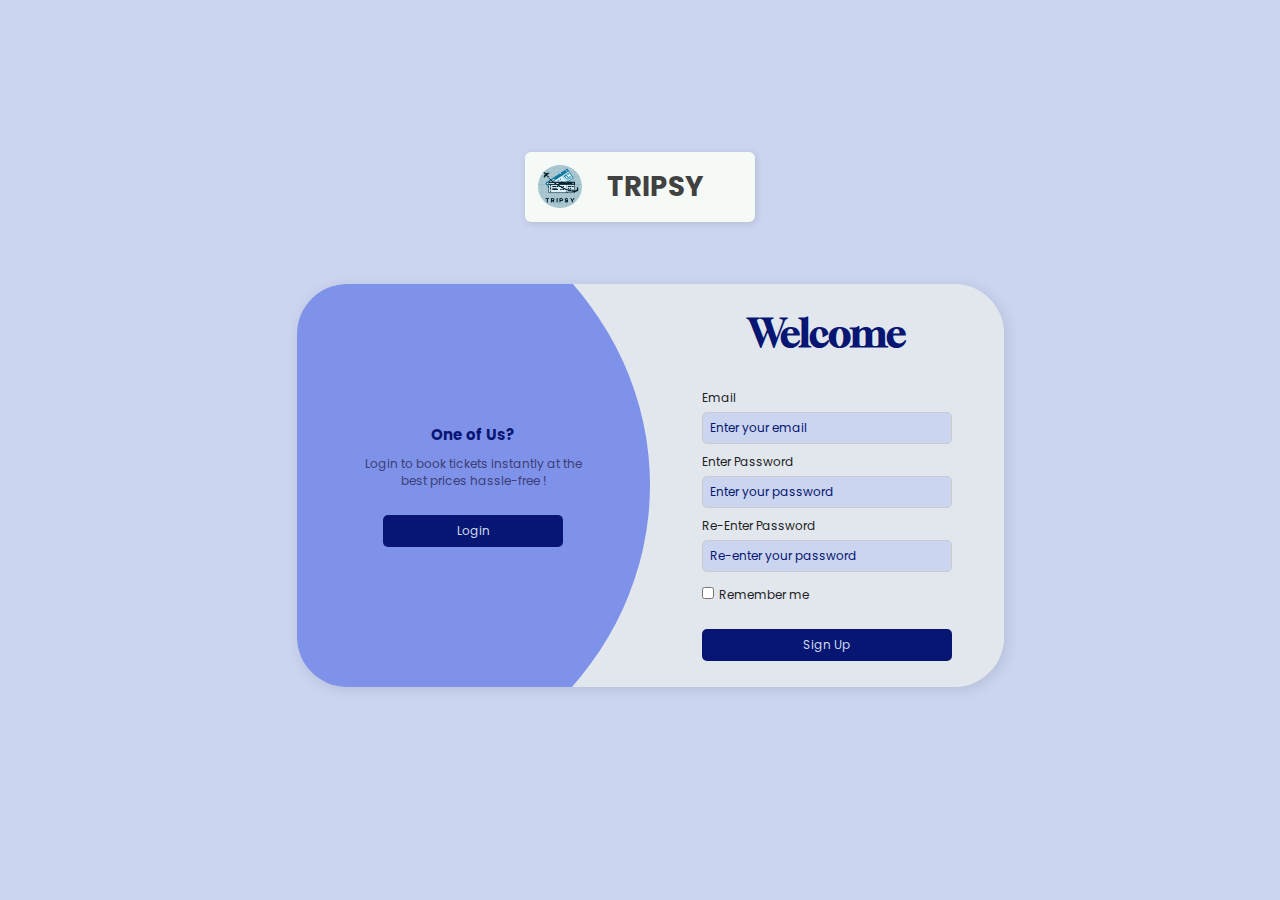
<file: index.html>
<!DOCTYPE html>
<html lang="en">
<head>
    <meta charset="UTF-8">
    <meta name="viewport" content="width=device-width, initial-scale=1.0">
    <title>Sign Up - Tripsy</title>
    <link rel="stylesheet" href="styles/signup.css">
    <link href="https://fonts.googleapis.com/css2?family=Poppins:wght@300;400;500;600;700&display=swap" rel="stylesheet">
    <link href="https://fonts.googleapis.com/css2?family=Gloock&display=swap" rel="stylesheet">
</head>
<body>
    <div class="container">
        <div class="logo">
            <div class="logo-bg">
                <img src="images/logo.jpg" alt="Logo" class="logo-img">
                <span>TRIPSY</span>
            </div>
        </div>

        <div class="login-container">
            <div class="left">
                <h2>One of Us?</h2>
                <p> Login to book tickets instantly at the best prices hassle-free ! </p>
                <button class="login-btn" onclick="redirectToLogin()">Login</button>
            </div>
            <div class="right">
                <h1>Welcome</h1>
                <form id="signupForm">
                    <label>Email</label>
                    <input type="email" id="email" placeholder="Enter your email" required>

                    <label>Enter Password</label>
                    <input type="password" id="password" placeholder="Enter your password" required>

                    <label>Re-Enter Password</label>
                    <input type="password" id="confirmPassword" placeholder="Re-enter your password" required>

                    <div class="options">
                        <div class="remember-me">
                            <input type="checkbox" id="remember">
                            <label for="remember">Remember me</label>
                        </div>
                    </div>

                    <button type="submit" class="signup-btn">Sign Up</button>
                </form>
            </div>
        </div>
    </div>

    <script src="scripts/signup.js"></script>
</body>
</html>
</file>
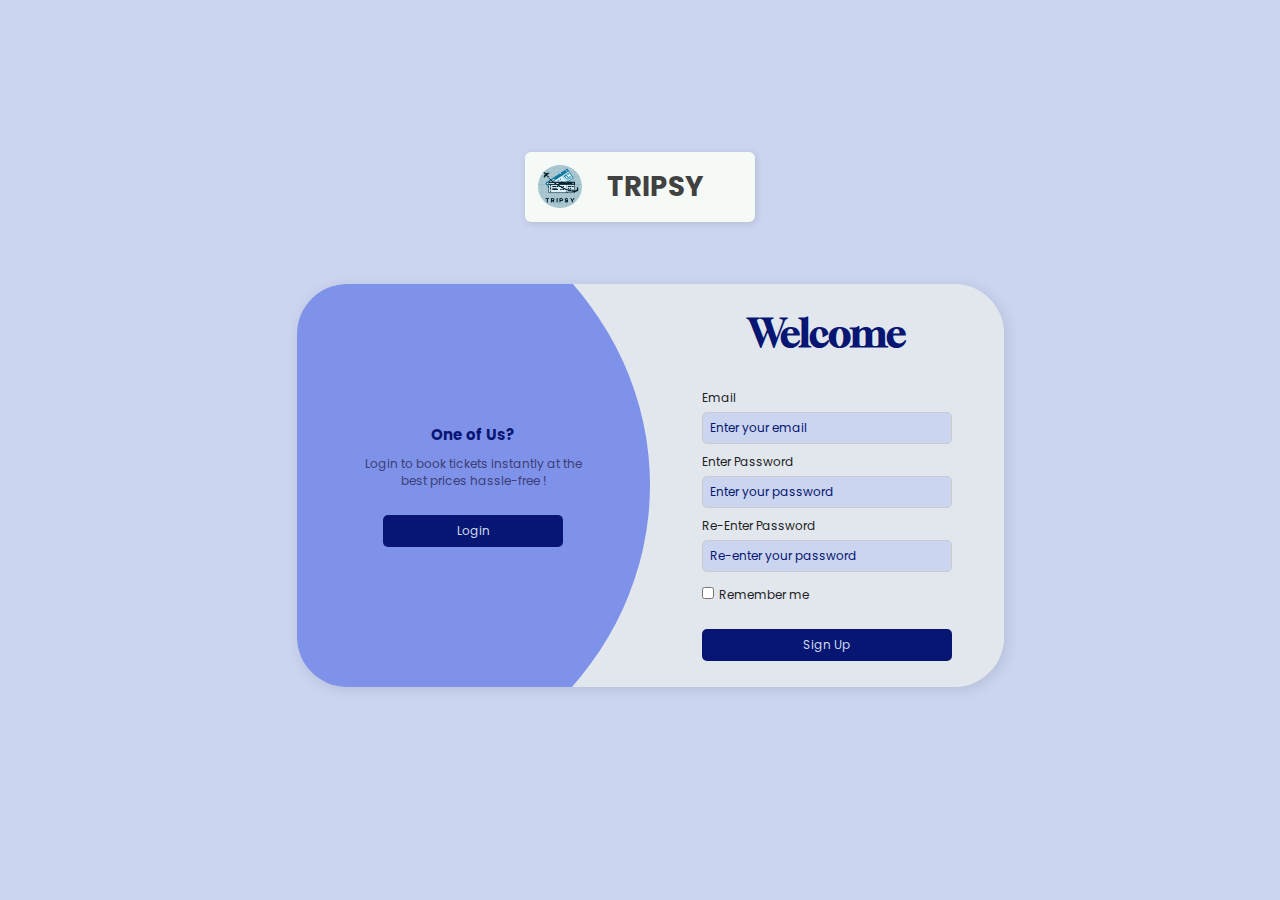
<file: signup.html>
<!DOCTYPE html>
<html lang="en">
<head>
    <meta charset="UTF-8">
    <meta name="viewport" content="width=device-width, initial-scale=1.0">
    <title>Sign Up - Tripsy</title>
    <link rel="stylesheet" href="/styles/signup.css">
    <link href="https://fonts.googleapis.com/css2?family=Poppins:wght@300;400;500;600;700&display=swap" rel="stylesheet">
    <link href="https://fonts.googleapis.com/css2?family=Gloock&display=swap" rel="stylesheet">
</head>
<body>
    <div class="container">
        <div class="logo">
            <div class="logo-bg">
                <img src="/images/logo.jpg" alt="Logo" class="logo-img">
                <span>TRIPSY</span>
            </div>
        </div>

        <div class="login-container">
            <div class="left">
                <h2>One of Us?</h2>
                <p> Login to book tickets instantly at the best prices hassle-free ! </p>
                <button class="login-btn" onclick="redirectToLogin()">Login</button>
            </div>
            <div class="right">
                <h1>Welcome</h1>
                <form id="signupForm">
                    <label>Email</label>
                    <input type="email" id="email" placeholder="Enter your email" required>

                    <label>Enter Password</label>
                    <input type="password" id="password" placeholder="Enter your password" required>

                    <label>Re-Enter Password</label>
                    <input type="password" id="confirmPassword" placeholder="Re-enter your password" required>

                    <div class="options">
                        <div class="remember-me">
                            <input type="checkbox" id="remember">
                            <label for="remember">Remember me</label>
                        </div>
                    </div>

                    <button type="submit" class="signup-btn">Sign Up</button>
                </form>
            </div>
        </div>
    </div>

    <script src="/scripts/signup.js"></script>
</body>
</html>
</file>
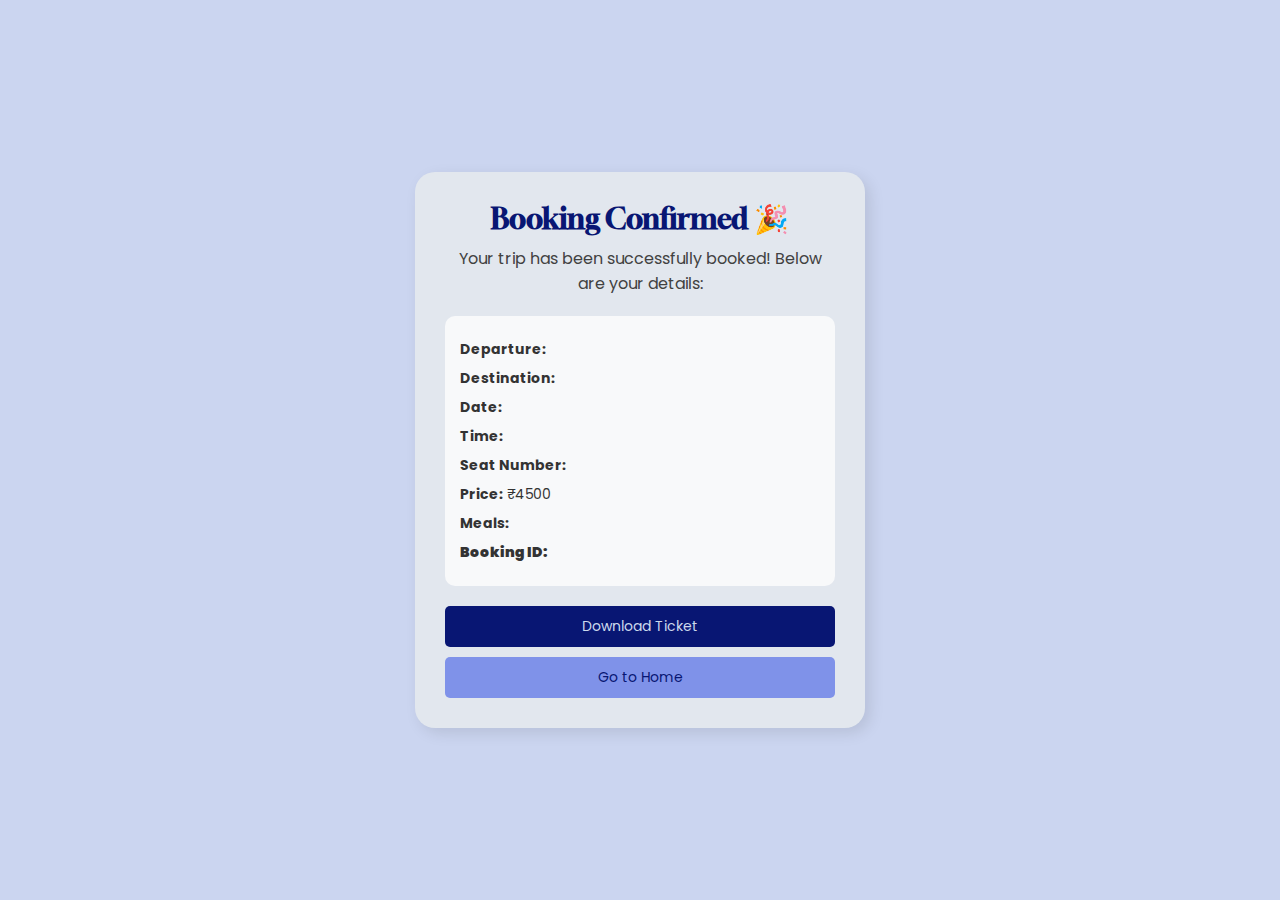
<file: public/booking-confirmation.html>
<!DOCTYPE html>
<html lang="en">
<head>
    <meta charset="UTF-8">
    <meta name="viewport" content="width=device-width, initial-scale=1.0">
    <title>Booking Confirmation - Tripsy</title>
    <link rel="stylesheet" href="/styles/booking-confirmation.css">
    <link href="https://fonts.googleapis.com/css2?family=Poppins:wght@300;400;500;600;700&display=swap" rel="stylesheet">
    <link href="https://fonts.googleapis.com/css2?family=Gloock&display=swap" rel="stylesheet">
</head>
<body>
    <div class="container">
        <div class="confirmation-box">
            <h1>Booking Confirmed 🎉</h1>
            <p>Your trip has been successfully booked! Below are your details:</p>

            <div class="booking-details">
                <p><strong>Departure:</strong> <span id="departure"></span></p>
                <p><strong>Destination:</strong> <span id="destination"></span></p>
                <p><strong>Date:</strong> <span id="date"></span></p>
                <p><strong>Time:</strong> <span id="time"></span></p>
                <p><strong>Seat Number:</strong> <span id="seatNumber"></span></p>
                <p><strong>Price:</strong> <span id="price">₹4500</span></p>
                <p><strong>Meals:</strong> <span id="meals"></span></p>
                <p class="reference"><strong>Booking ID:</strong> <span id="bookingID"></span></p>
            </div>

            <div class="buttons">
                <button class="download-btn" onclick="downloadTicket()">Download Ticket</button>
                <button class="home-btn" onclick="goToHome()">Go to Home</button>
            </div>
        </div>
    </div>

    <script src="/scripts/booking-confirmation.js"></script>
</body>
</html>
</file>
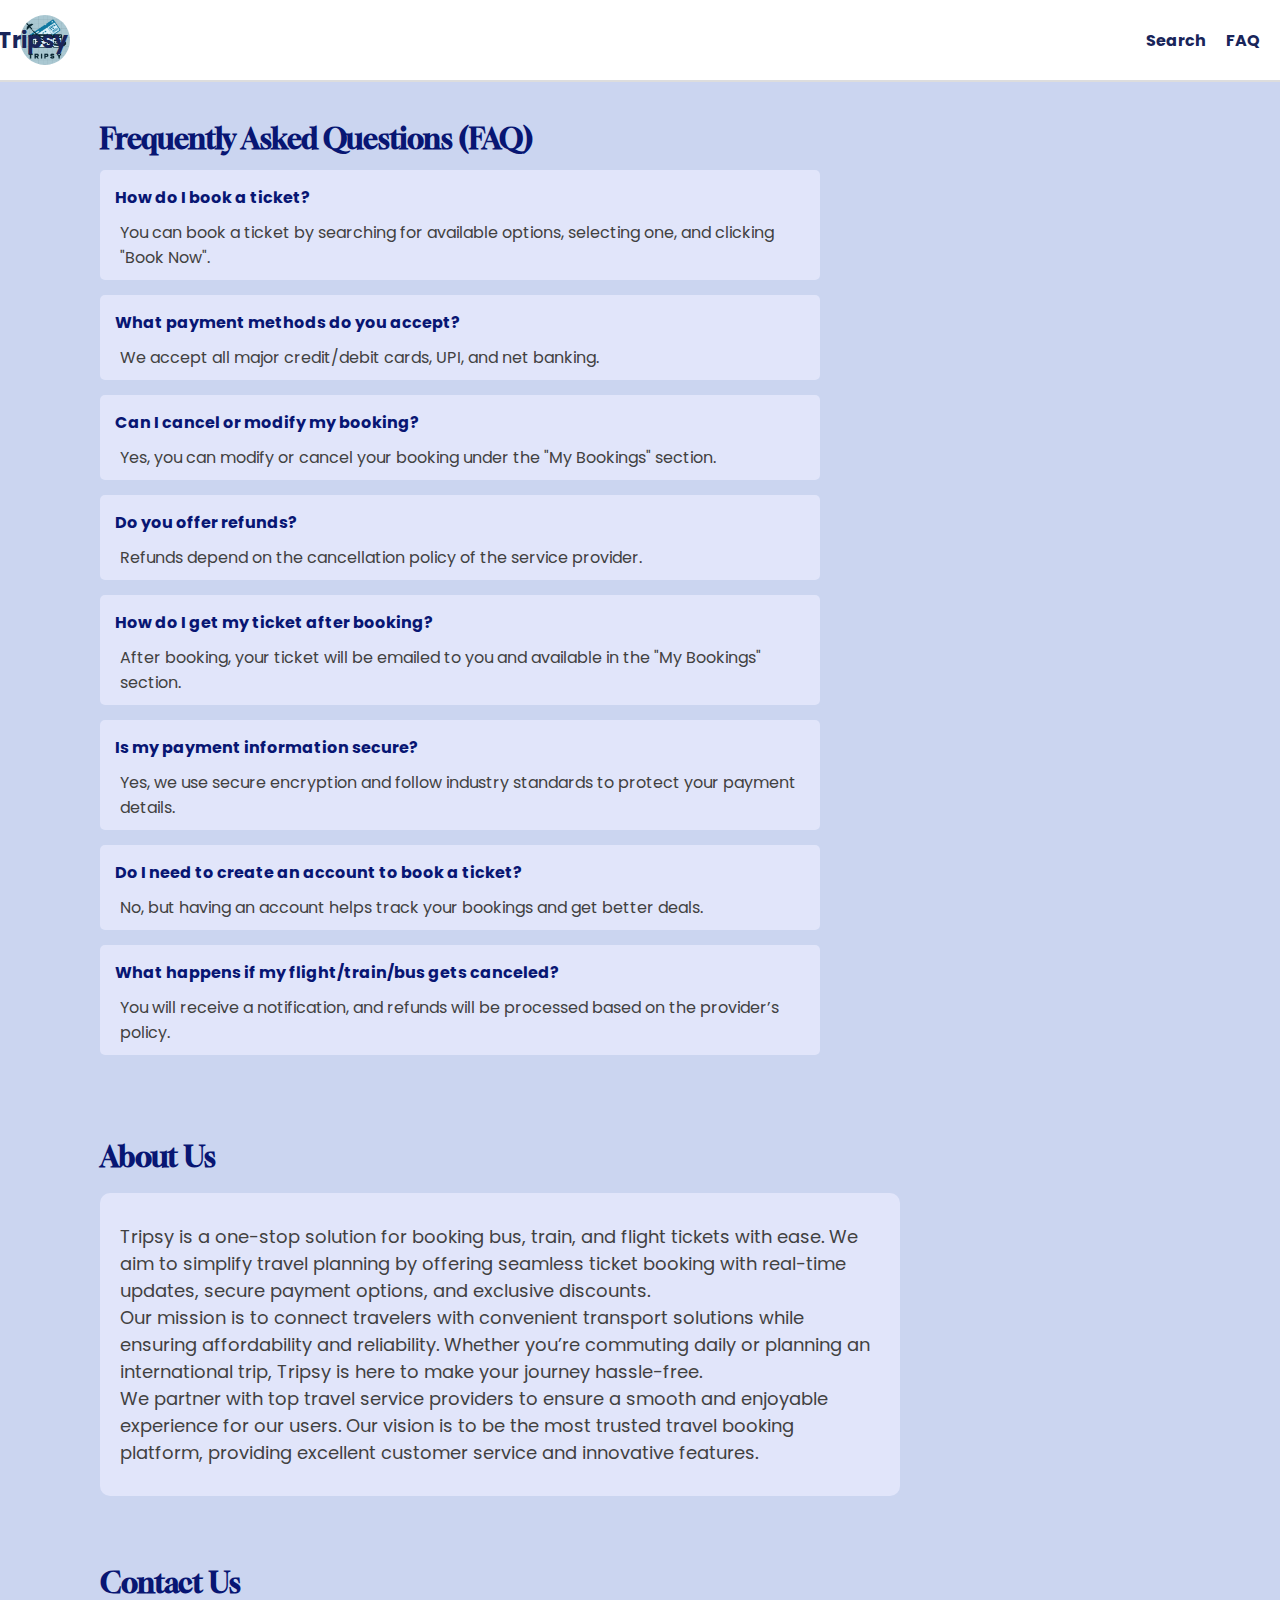
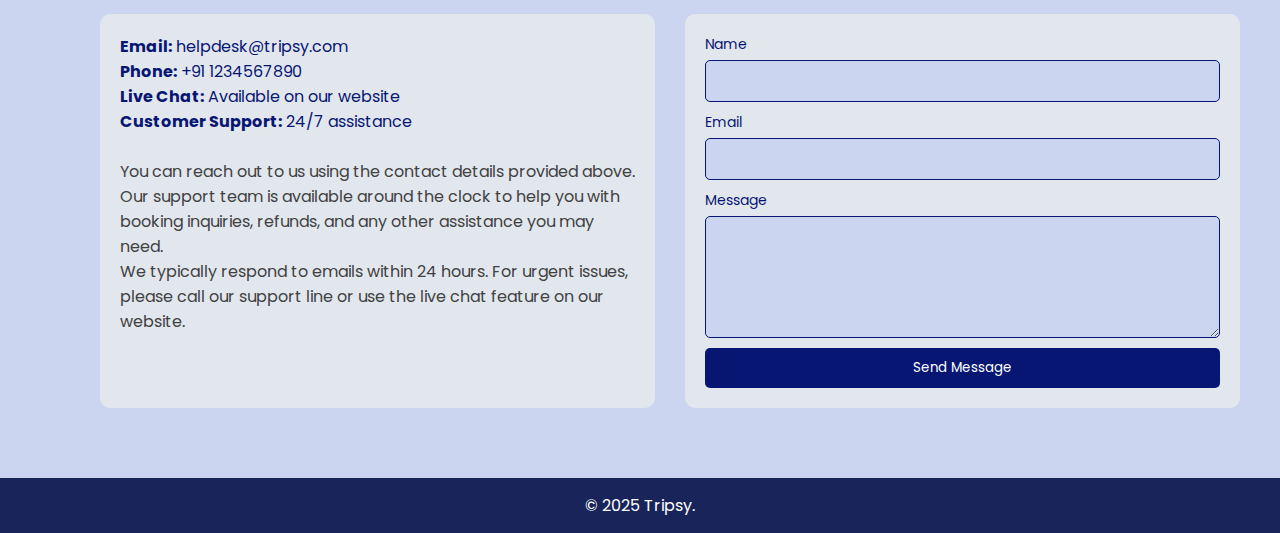
<file: public/faq.html>
<!DOCTYPE html>
<html lang="en">
<head>
    <meta charset="UTF-8">
    <meta name="viewport" content="width=device-width, initial-scale=1.0">
    <title>FAQ, About Us & Contact</title>
    <link rel="stylesheet" href="../styles/faq.css">
    <link href="https://fonts.googleapis.com/css2?family=Poppins:wght@300;400;500;600;700&display=swap" rel="stylesheet">
    <link href="https://fonts.googleapis.com/css2?family=Gloock&display=swap" rel="stylesheet">
</head>
<body>

<header>
    <img src="/images/logo.jpg" alt="tripsy_logo">
    <div class="logo"><a href="homepage.html">Tripsy</a></div>
    <nav>
        <ul>
            <li><a href="homepage.html">Search</a></li>
            <li><a href="faq.html">FAQ</a></li>
        </ul>
    </nav>
</header>

<section class="faq-section">
    <h2>Frequently Asked Questions (FAQ)</h2>
    <div class="faq">
        <div class="faq-item">
            <div class="question">How do I book a ticket?</div>
            <div class="answer">You can book a ticket by searching for available options, selecting one, and clicking "Book Now".</div>
        </div>

        <div class="faq-item">
            <div class="question">What payment methods do you accept?</div>
            <div class="answer">We accept all major credit/debit cards, UPI, and net banking.</div>
        </div>

        <div class="faq-item">
            <div class="question">Can I cancel or modify my booking?</div>
            <div class="answer">Yes, you can modify or cancel your booking under the "My Bookings" section.</div>
        </div>

        <div class="faq-item">
            <div class="question">Do you offer refunds?</div>
            <div class="answer">Refunds depend on the cancellation policy of the service provider.</div>
        </div>

        <div class="faq-item">
            <div class="question">How do I get my ticket after booking?</div>
            <div class="answer">After booking, your ticket will be emailed to you and available in the "My Bookings" section.</div>
        </div>

        <div class="faq-item">
            <div class="question">Is my payment information secure?</div>
            <div class="answer">Yes, we use secure encryption and follow industry standards to protect your payment details.</div>
        </div>

        <div class="faq-item">
            <div class="question">Do I need to create an account to book a ticket?</div>
            <div class="answer">No, but having an account helps track your bookings and get better deals.</div>
        </div>

        <div class="faq-item">
            <div class="question">What happens if my flight/train/bus gets canceled?</div>
            <div class="answer">You will receive a notification, and refunds will be processed based on the provider’s policy.</div>
        </div>
    </div>
</section>

<h2 class="about-title">About Us</h2>
<section class="about-section">
    <p>Tripsy is a one-stop solution for booking bus, train, and flight tickets with ease. We aim to simplify travel planning by offering seamless ticket booking with real-time updates, secure payment options, and exclusive discounts. </p>
    <p>Our mission is to connect travelers with convenient transport solutions while ensuring affordability and reliability. Whether you’re commuting daily or planning an international trip, Tripsy is here to make your journey hassle-free. </p>
    <p>We partner with top travel service providers to ensure a smooth and enjoyable experience for our users. Our vision is to be the most trusted travel booking platform, providing excellent customer service and innovative features.</p>
</section>

<section class="contact-section" id="contact">
    <h2>Contact Us</h2>
    <div class="contact-container">
        <div class="myinfo">
            <ul>
                <li><strong>Email:</strong> helpdesk@tripsy.com</li>
                <li><strong>Phone:</strong> +91 1234567890</li>
                <li><strong>Live Chat:</strong> Available on our website</li>
                <li><strong>Customer Support:</strong> 24/7 assistance</li>
            </ul>
            <br>
            <p>You can reach out to us using the contact details provided above. Our support team is available around the clock to help you with booking inquiries, refunds, and any other assistance you may need.</p>
            <p>We typically respond to emails within 24 hours. For urgent issues, please call our support line or use the live chat feature on our website.</p>
        </div>
        <div class="form">
            <form>
                <label for="name">Name</label>
                <input type="text" id="name">
                <label for="email">Email</label>
                <input type="email" id="email">
                <label for="message">Message</label>
                <textarea cols="30" rows="5"></textarea>
                <button type="submit">Send Message</button>
            </form>
        </div>
    </div>
</section>

<footer>
    <p>&copy; 2025 Tripsy.</p>
</footer>

</body>
</html>
</file>
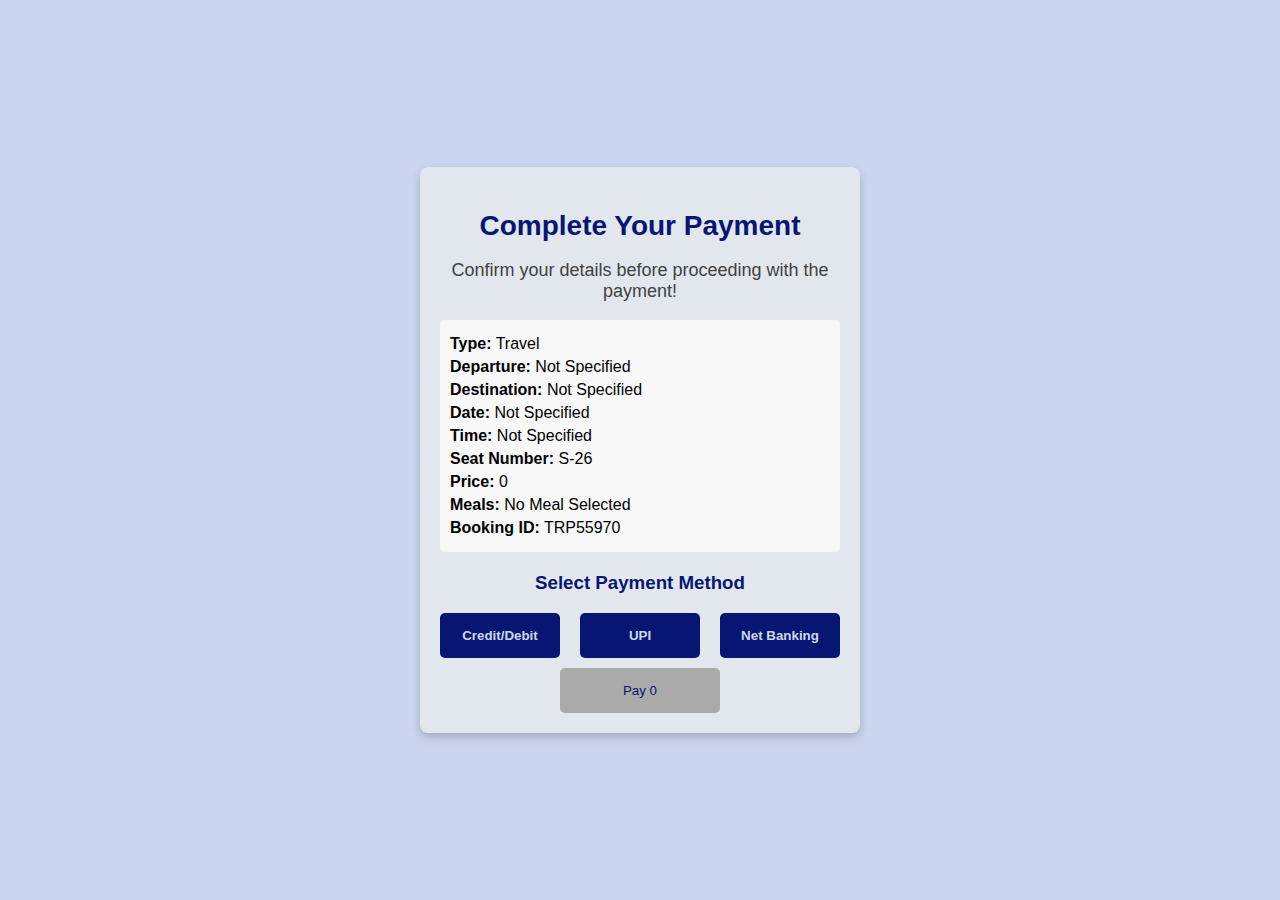
<file: public/payment.html>
<!DOCTYPE html>
<html lang="en">
<head>
    <meta charset="UTF-8">
    <meta name="viewport" content="width=device-width, initial-scale=1.0">
    <title>Payment</title>
    <link rel="stylesheet" href="/styles/payment.css">
</head>
<body>
    <div class="payment-container">
        <h2>Complete Your Payment</h2>
        <p>Confirm your details before proceeding with the payment!</p>

        <div class="booking-summary">
            <div class="detail"><strong>Type:</strong> <span id="transport-type">Loading...</span></div>
            <div class="detail"><strong>Departure:</strong> <span id="from">Loading...</span></div>
            <div class="detail"><strong>Destination:</strong> <span id="to">Loading...</span></div>
            <div class="detail"><strong>Date:</strong> <span id="date">Loading...</span></div>
            <div class="detail"><strong>Time:</strong> <span id="time">Loading...</span></div>
            <div class="detail"><strong>Seat Number:</strong> <span id="seatNumber">Loading...</span></div>
            <div class="detail"><strong>Price:</strong> <span id="price">Loading...</span></div>
            <div class="detail"><strong>Meals:</strong> <span id="meals">Loading...</span></div>
            <div class="detail"><strong>Booking ID:</strong> <span id="bookingID">Loading...</span></div>
        </div>

        <div class="payment-method">
            <h3>Select Payment Method</h3>
            <div class="payment-options">
                <button class="pay-btn" data-method="Credit Card">Credit/Debit</button>
                <button class="pay-btn" data-method="UPI">UPI</button>
                <button class="pay-btn" data-method="Net Banking">Net Banking</button>
            </div>
        </div>

        <button id="pay-now">Pay ₹0</button>

        <div id="confirmation" class="hidden">
            <p>✅ Payment Confirmed! Redirecting...</p>
        </div>
    </div>

    <script src="/scripts/payment.js"></script>
</body>
</html>
</file>
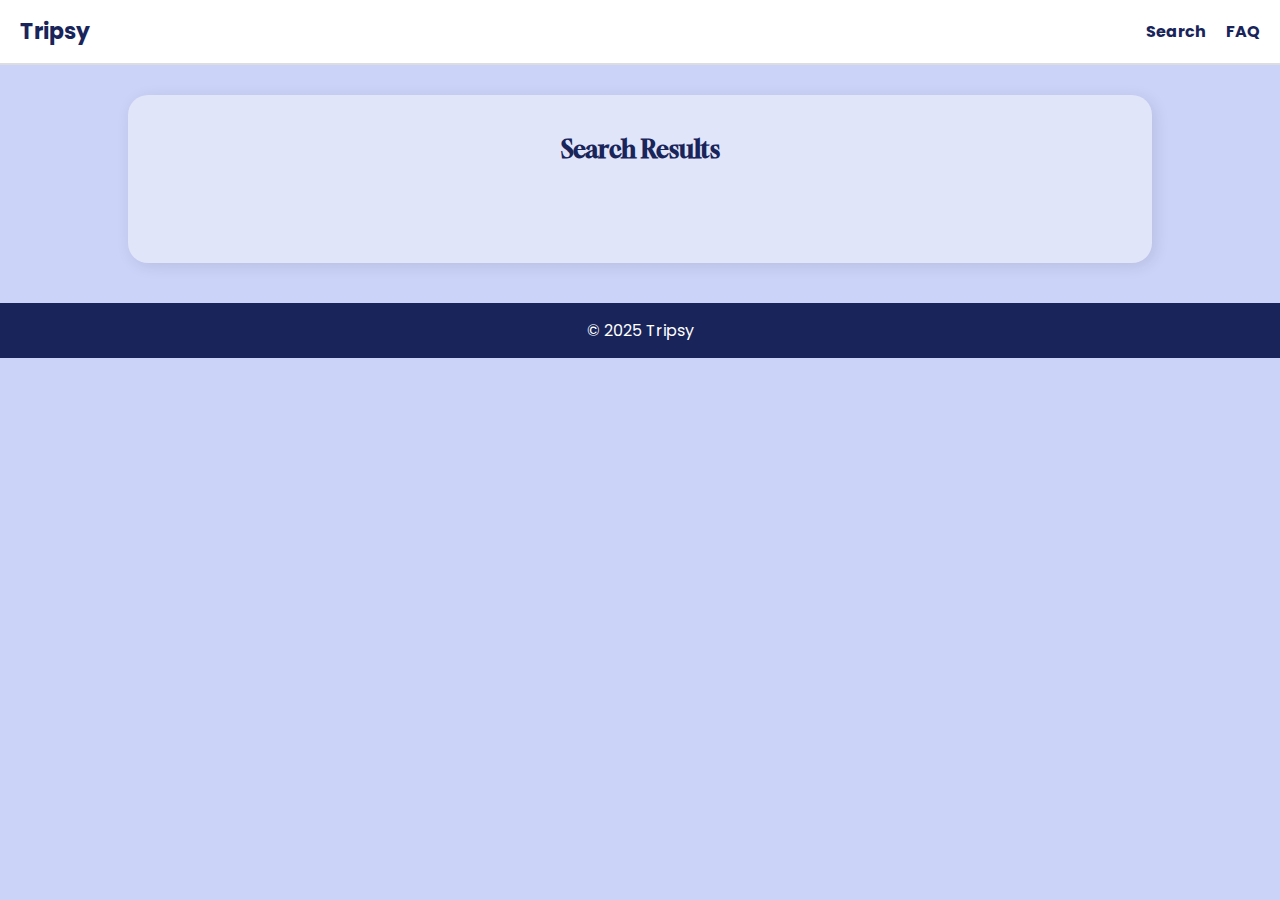
<file: public/searchresult.html>
<!DOCTYPE html>
<html lang="en">
<head>
    <meta charset="UTF-8">
    <meta name="viewport" content="width=device-width, initial-scale=1.0">
    <title>Search Results</title>
    <link rel="stylesheet" href="/styles/searchresult.css">
    <link href="https://fonts.googleapis.com/css2?family=Poppins:wght@300;400;500;600;700&display=swap" rel="stylesheet">
    <link href="https://fonts.googleapis.com/css2?family=Gloock&display=swap" rel="stylesheet">
</head>
<body>
    <header>
        <div class="logo"><a href="/public/homepage.html">Tripsy</a></div>
        <nav>
            <ul>
                <li><a href="/public/homepage.html">Search</a></li>
                <li><a href="/public/faq.html">FAQ</a></li>
            </ul>
        </nav>
    </header>

    <section class="search-results-section">
        <h1 id="search-summary">Search Results</h1>
        <div id="flight-results"></div>
        <div id="bus-results"></div>
        <div id="train-results"></div>
    </section>

    <footer>
        <p>&copy; 2025 Tripsy</p>
    </footer>

    <script src="/scripts/searchresult.js"></script>
</body>
</html>
</file>
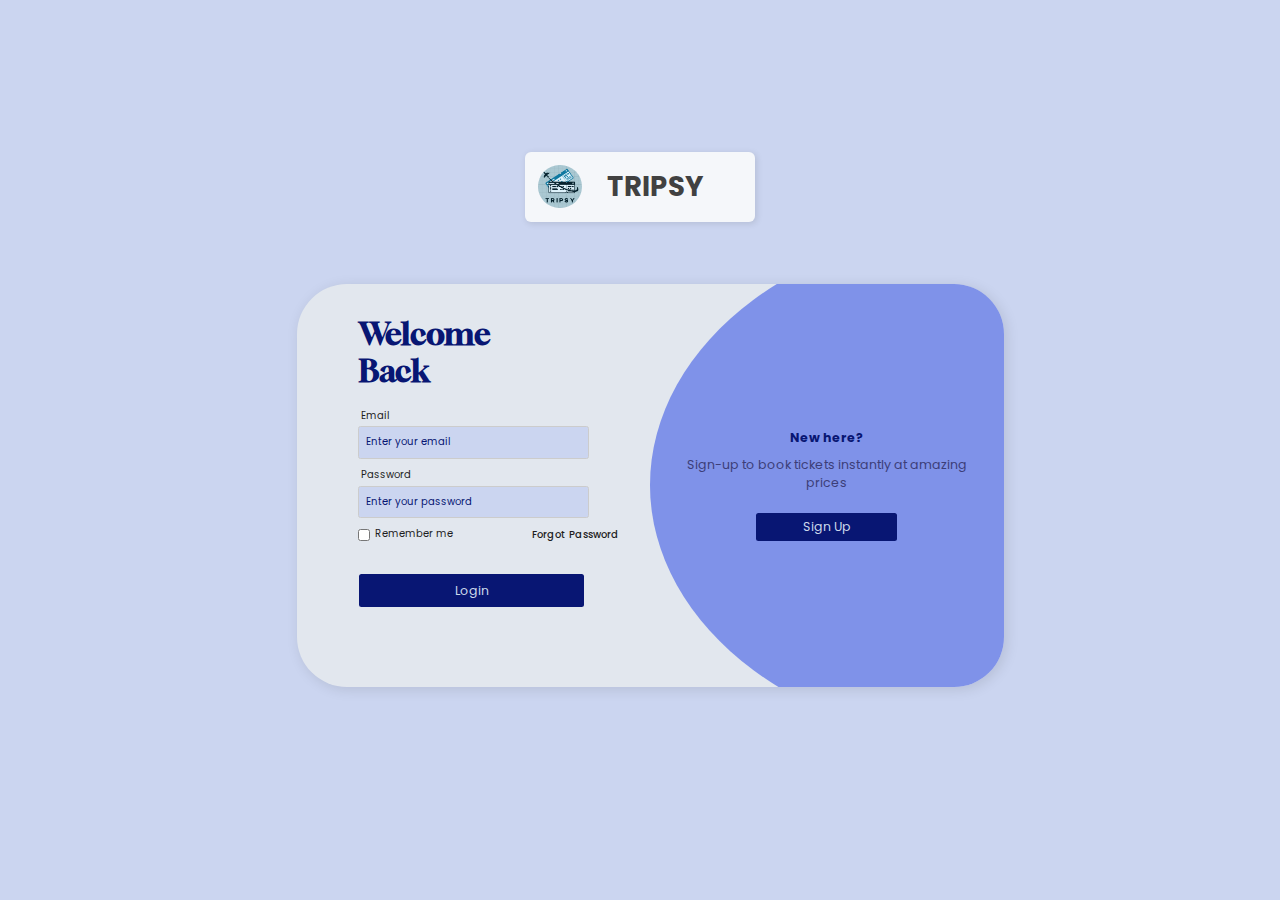
<file: public/signin.html>
<!DOCTYPE html>
<html lang="en">
<head>
    <meta charset="UTF-8">
    <meta name="viewport" content="width=device-width, initial-scale=1.0, maximum-scale=1.0, user-scalable=no">
    <title>Login - Tripsy</title>
    <link rel="stylesheet" href="/styles/signin.css">
    <link href="https://fonts.googleapis.com/css2?family=Poppins:wght@300;400;500;600;700&display=swap" rel="stylesheet">
    <link href="https://fonts.googleapis.com/css2?family=Gloock&display=swap" rel="stylesheet">
</head>
<body>
    <div class="container">
        <div class="logo">
            <div class="logo-bg">
                <img src="/images/logo.jpg" alt="Logo" class="logo-img">
                <span>TRIPSY</span>
            </div>
        </div>

        <div class="login-container">
            <div class="left">
                <h1>Welcome <br>Back</h1>
                <form id="loginForm">
                    <label><pre>           Email </pre></label>
                    <input type="email" id="email" placeholder="Enter your email" required>

                    <label><pre>           Password </pre></label>
                    <div class="password-field">
                        <input type="password" id="password" placeholder="Enter your password" required>
                    </div>

                    <div class="options">
                        <div class="remember-me">
                            <input type="checkbox" id="remember">
                            <label for="remember"><pre>Remember me </pre></label>
                        </div>
                        <a href="#">Forgot Password</a>
                    </div>

                    <button type="submit" class="login-btn">Login</button>
                </form>
            </div>

            <div class="right">
                <h2>New here?</h2>
                <p>Sign-up to book tickets instantly at amazing prices</p>
                <button class="signup-btn" onclick="redirectToSignup()"> <span >Sign Up </span></button>
            </div>
        </div>
    </div>

    <script src="/scripts/signin.js"></script>
</body>
</html>
</file>
<file: styles/signup.css>
* {
    margin: 0;
    padding: 0;
    box-sizing: border-box;
    font-family: 'Poppins', sans-serif;
}

body {
    display: flex;
    justify-content: center;
    align-items: center;
    height: 100vh;
    background-color: #CBD5F0;
}

.container {
    position: relative;
    width: 100%;
    max-width: 687px;
}

.logo {
    display: flex;
    justify-content: center;
    margin-bottom: 62px;
    margin-top: -62px;
    border-radius: 9px;
}

.logo-bg {
    width: 230px;
    height: 70px;
    padding: 6px 19px;
    border-radius: 6px;
    background: #f5faf7;
    box-shadow: 1.25px 1.25px 6.25px rgba(0, 0, 0, 0.1);
    font-size: 27.5px;
    font-weight: bold;
    display: flex;
    align-items: center;
    justify-content: center;
    color: #414141;
}

.logo-img {
    height: 43.75px;
    width: 43.75px;
    border-radius: 50%;
    margin-right: 25px;
    margin-left: -37.5px;
}

.login-container {
    display: flex;
    width: 100%;
    border-radius: 50px;
    overflow: hidden;
    box-shadow: 2.5px 2.5px 12.5px rgba(0, 0, 0, 0.1);
    width: 707px;
    height: 403px;
    background: #e2e7ee;
}
.left {
    width: 50%;
    background: #7f92e9;
    padding: 25px;
    text-align: center;
    color: #081673;
    display: flex;
    flex-direction: column;
    justify-content: center;
    align-items: center;
    clip-path: ellipse(100% 80% at 0% 50%);
}

.left h2 {
    font-size: 15px; 
    margin-bottom: 10px;
}

.left p {
    font-size: 12px; 
    max-width: 80%;
    text-align: center; 
    line-height: 1.4;
    color: #3c3e78;
}

.login-btn {
    background: #081673;
    color: #CCD9EC;
    padding: 6.25px 12.5px;
    border: none;
    border-radius: 5px;
    cursor: pointer;
    width: 180px;
    height: 32px;
    font-size: 12px;
    display: flex;
    justify-content: center;
    align-items: center;
    margin-top: 25px;
}
.right {
    width: 50%;
    background: #e2e7ee;
    padding: 25px;
    text-align: center;
    color: #081673;
    display: flex;
    flex-direction: column;
    justify-content: center;
}

h1 {
    font-size: 38px;
    color: #081673;
    margin-bottom: 15px;
    font-family: 'Gloock';
}

form {
    margin-top: 18.75px;
    display: flex;
    flex-direction: column;
    align-items: center;
}

label {
    font-size: 12px;
    color: #1E1E1E;
    margin-bottom: 5px;
    text-align: left;
    width: 100%;
    max-width: 250px;
}

input {
    width: 250px;
    height: 32px;
    padding: 7.5px;
    border: 1.25px solid #ccc;
    border-radius: 5px;
    margin-bottom: 8.75px;
    font-size: 12px;
    background-color: #CBD5F0;
}
input::placeholder {
    color: #081673; 
    opacity: 1;
}
.options {
    display: flex;
    justify-content: space-between;
    align-items: center;
    width: 250px;
    font-size: 12px;
    margin-top: 5px;
}

.remember-me {
    display: flex;
    align-items: center;
    gap: 5px;
}

.remember-me input {
    width: 12px;
    height: 12px;
}

.signup-btn {
    background: #081673;
    color: #CCD9EC;
    padding: 7.5px;
    border: none;
    border-radius: 5px;
    cursor: pointer;
    width: 250px;
    height: 32px;
    font-size: 12px;
    display: flex;
    justify-content: center;
    align-items: center;
    margin-top: 20px;
}
</file>
<file: styles/booking-confirmation.css>
* {
    margin: 0;
    padding: 0;
    box-sizing: border-box;
    font-family: 'Poppins', sans-serif;
}

body {
    display: flex;
    justify-content: center;
    align-items: center;
    height: 100vh;
    background-color: #CBD5F0; 
}

.container {
    display: flex;
    justify-content: center;
    align-items: center;
    width: 100%;
}

.confirmation-box {
    background: #e2e7ee;
    padding: 30px;
    border-radius: 20px;
    box-shadow: 5px 5px 15px rgba(0, 0, 0, 0.1);
    text-align: center;
    max-width: 450px;
    width: 100%;
}

h1 {
    font-size: 28px;
    color: #081673;
    font-family: 'Gloock';
    margin-bottom: 10px;
}

p {
    font-size: 16px;
    color: #414141;
    margin-bottom: 10px;
}

.booking-details {
    background: #f8f9fa;
    padding: 15px;
    border-radius: 10px;
    text-align: left;
    margin: 20px 0;
}

.booking-details p {
    font-size: 14px;
    color: #333;
    margin: 8px 0;
}

.reference {
    font-weight: bold;
    color: #081673;
}

.payment-confirmation {
    background: #d4edda;
    color: #155724;
    padding: 10px;
    border-radius: 5px;
    font-weight: bold;
    margin-top: 15px;
}

.success-message {
    font-size: 16px;
    font-weight: bold;
}

.buttons {
    display: flex;
    flex-direction: column;
    gap: 10px;
    margin-top: 15px;
}

.download-btn, .home-btn {
    width: 100%;
    padding: 10px;
    border: none;
    border-radius: 5px;
    cursor: pointer;
    font-size: 14px;
}

.download-btn {
    background: #081673;
    color: #CCD9EC;
}

.home-btn {
    background: #7f92e9;
    color: #081673;
}
</file>
<file: styles/faq.css>
* {
    margin: 0;
    padding: 0;
    box-sizing: border-box;
    font-family: 'Poppins', sans-serif;
}

body {
    background-color: #CBD5F0;
    color: #081673;
}
header {
    background-color: #ffffff;
    color: #19255A;
    padding: 15px 20px;
    display: flex;
    justify-content: space-between;
    align-items: center;
    border-bottom: 2px solid #ddd;
}

.logo a {
    text-decoration: none;
    color: #19255A;
    font-size: 22px;
    font-weight: bold;
    margin-left: -610px;
}

nav ul {
    list-style: none;
    display: flex;
    gap: 20px;
}

nav ul li a {
    text-decoration: none;
    color: #19255A;
    font-size: 16px;
    font-weight: bold;
}
.faq-section {
    padding: 40px;
    text-align: left;
    max-width: 800px;
    margin-left: 60px;
}

.faq-section h2 {
    font-size: 28px;
    margin-bottom: 15px;
    font-family: 'Gloock', 'sans-serif';
}

.faq .faq-item {
    margin-bottom: 15px;
    padding: 10px;
    background: #E1E5FA;
    border-radius: 5px;
}

.faq .question {
    font-weight: bold;
    padding: 5px;
    color: #081673;
}

.faq .answer {
    padding-left: 10px;
    color: #414141;
    margin-top: 5px;
}
.about-title {
    font-size: 28px;
    margin-top: 30px;
    margin-left: 100px;
    margin-bottom: 20px;
    font-family: 'Gloock', 'sans-serif';
}

.about-section {
    background: #E1E5FA;
    padding: 20px;
    border-radius: 10px;
    max-width: 800px;
    margin-left: 100px;
    margin-bottom: 30px;
    color: #414141;
    font-size: 18px;
    padding-top: 30px;
    padding-bottom: 30px;
}
.contact-section {
    padding: 40px;
    background-color: #CBD5F0;
}

.contact-section h2 {
    font-size: 28px;
    margin-bottom: 15px;
    margin-left: 60px;
    font-family: 'Gloock', 'sans-serif';
}

.contact-container {
    display: flex;
    justify-content: space-between;
    gap: 30px;
    margin-left: 60px;
}

.myinfo {
    flex: 1;
    background: #e2e7ee;
    padding: 20px;
    border-radius: 10px;
    color: #414141
}

.myinfo ul {
    list-style: none;
}

.myinfo li {
    font-size: 16px;
    color: #081673;
}

.myinfo p {
    font-size: 16px;
}

.form {
    flex: 1;
    background: #e2e7ee;
    padding: 20px;
    border-radius: 10px;
}

form {
    display: flex;
    flex-direction: column;
}

label {
    font-size: 14px;
    color: #081673;
    margin-bottom: 5px;
}

input, textarea {
    width: 100%;
    padding: 10px;
    margin-bottom: 10px;
    border: 1px solid #081673;
    border-radius: 5px;
    background-color: #CBD5F0;
}

button {
    background: #081673;
    color: white;
    padding: 10px;
    border: none;
    border-radius: 5px;
    cursor: pointer;
}

button:hover {
    background: #19255A;
}
footer {
    background: #19255A;
    color: white;
    padding: 15px;
    text-align: center;
    margin-top: 30px;
}
header img {
    width: 50px;
    height: 50px;
    border-radius: 50%;
}
</file>
<file: styles/payment.css>
body {
    font-family: 'Poppins', sans-serif;
    background-color: #cbd5f0;
    margin: 0;
    padding: 0;
    display: flex;
    justify-content: center;
    align-items: center;
    height: 100vh;
}

.payment-container {
    background: #e2e7ee;
    padding: 20px;
    border-radius: 8px;
    box-shadow: 0 4px 10px rgba(0, 0, 0, 0.2);
    width: 400px;
    text-align: center;
}
.payment-container p {
    color: #414141;
    font-size: 18px;
    margin-top: -5px;
}
h2 {
    color: #081673;
    font-family: 'Gloock', sans-serif;
    font-size: 28px;
}
h3 {
    color: #081673;
    font-family: 'Gloock', sans-serif;
}

.booking-summary {
    background: #f8f8f8;
    padding: 10px;
    border-radius: 5px;
    text-align: left;
    margin-bottom: 20px;
}

.detail {
    margin: 5px 0;
}

.seat-selection {
    margin: 20px 0;
}

.seat-grid {
    display: grid;
    grid-template-columns: repeat(4, 1fr);
    gap: 10px;
    margin: 10px auto;
    max-width: 200px;
}

.seat {
    background: #ddd;
    padding: 10px;
    text-align: center;
    border-radius: 5px;
    cursor: pointer;
}

.seat.selected {
    background: #28a745;
    color: white;
}

.payment-options {
    display: flex;
    justify-content: space-between;
}
.pay-btn {
    background: #081673;
    color: #ccd9ec;
    padding: 15px;
    border: none;
    cursor: pointer;
    border-radius: 5px;
    font-weight: 600;
    width: 120px;
    transition: background 0.3s ease;
}

.pay-btn:hover {
    background: #5a75f2;
}

.pay-btn.selected {
    background: #28a745 !important; 
    color: white !important;
}

#pay-now {
    background: #7f92e9;
    color: #081673;
    padding: 15px 15px;
    border: none;
    cursor: pointer;
    border-radius: 5px;
    width: 40%;
    margin-top: 10px;
}

#pay-now:disabled {
    background: #aaa;
    cursor: not-allowed;
}

.hidden {
    display: none;
}
#confirmation p {
    margin-top: 30px;
}
</file>
<file: styles/searchresult.css>
* {
    margin: 0;
    padding: 0;
    box-sizing: border-box;
    font-family: 'Poppins', sans-serif;
}

body {
    background-color: #CBD3F9;
    color: #19255A;
}
header {
    background-color: #ffffff;
    color: #19255A;
    padding: 15px 20px;
    display: flex;
    justify-content: space-between;
    align-items: center;
    border-bottom: 2px solid #ddd;
}

header .logo a {
    text-decoration: none;
    font-size: 22px;
    font-weight: bold;
    color: #19255A;

}

nav ul {
    list-style: none;
    display: flex;
    gap: 20px;
}

nav ul li a {
    text-decoration: none;
    color: #19255A;
    font-size: 16px;
    font-weight: bold;
    transition: color 0.3s ease;
}

nav ul li a:hover {
    color: #081673;
}
.search-results-section {
    background: #E1E5FA;
    padding: 40px;
    text-align: center;
    border-radius: 20px;
    width: 80%;
    margin: 30px auto;
    box-shadow: 3px 3px 15px rgba(0, 0, 0, 0.1);
}

#search-summary {
    font-size: 24px;
    color: #19255A;
    font-weight: bold;
    margin-bottom: 20px;
    font-family: 'Gloock', sans-serif;
}
#flight-results, #train-results, #bus-results {
    display: flex;
    flex-direction: column;
    align-items: center;
    gap: 15px;
    margin-top: 20px;
}

.flight-card, .bus-card, .train-card{
    background: #fff;
    border: 2px solid #19255A;
    padding: 20px;
    border-radius: 12px;
    width: 60%;
    text-align: left;
    box-shadow: 3px 3px 10px rgba(0, 0, 0, 0.15);
    transition: transform 0.3s ease;
}

.flight-card:hover, .bus-card:hover, .train-card:hover {
    transform: scale(1.05);
}

.flight-card p, .train-card p, .bus-card p{
    font-size: 16px;
    margin: 5px 0;
}

.flight-card p strong, .bus-card p strong, .train-card p strong{
    font-size: 18px;
    font-family: 'Gloock', sans-serif;
    color: #081673;
}
.trains-card {
    background: #fff;
    border: 2px solid #19255A;
    padding: 20px;
    border-radius: 12px;
    width: 60%;
    text-align: left;
    box-shadow: 3px 3px 10px rgba(0, 0, 0, 0.15);
    transition: transform 0.3s ease;
}

.trains-card:hover {
    transform: scale(1.05);
}

.trains-card p {
    font-size: 16px;
    margin: 5px 0;
}

.trains-card p strong {
    font-size: 18px;
    color: #081673;
}
button {
    background-color: #87CEFA; 
    color: white;
    border: none;
    padding: 10px 15px;
    cursor: pointer;
    border-radius: 5px;
    font-size: 16px;
    float: right; 
    margin-top: 10px;
    
}
button:hover {
    background-color: #00BFFF; 
}
footer {
    background: #19255A;
    color: white;
    padding: 15px;
    text-align: center;
    margin-top: 40px;
}
</file>
<file: styles/signin.css>
* {
    margin: 0;
    padding: 0;
    box-sizing: border-box;
    font-family: 'Poppins', sans-serif;
}

body {
    display: flex;
    justify-content: center;
    align-items: center;
    height: 100vh;
    background-color: #CBD5F0;
}

.container {
    position: relative;
    width: 100%;
    max-width: 687px;
}

.logo {
    display: flex;
    justify-content: center;
    margin-bottom: 62px;
    margin-top: -62px;
    border-radius: 9px;
}

.logo-bg {
    width: 230px;
    height: 70px;
    padding: 6px 19px;
    border-radius: 6px;
    background: #f5f7fa;
    box-shadow: 1.25px 1.25px 6.25px rgba(0, 0, 0, 0.1);
    font-size: 27.5px;
    font-weight: bold;
    display: flex;
    align-items: center;
    justify-content: center;
    color: #414141;
}

.logo-img {
    height: 43.75px;
    width: 43.75px;
    border-radius: 50%;
    margin-right: 25px;
    margin-left: -37.5px;
}

.login-container {
    display: flex;
    width: 100%;
    border-radius: 50px;
    overflow: hidden;
    box-shadow: 2.5px 2.5px 12.5px rgba(0, 0, 0, 0.1);
    width: 707px;
    height: 403px;
    background: #e2e7ee;
}

.login-container .left h1 {
    font-family: 'Gloock', sans-serif;
    font-size: 31.25px;
    color: #081673;
    margin-left: 31.25px;
}

.login-container .left a {
    text-decoration: none;
    color:#1E1E1E;
    font-weight: 450;
    margin-bottom: 31.25px;
    font-size: 10px;
}

.left {
    width: 50%;
    padding: 31.25px;
    color: #1E1E1E;
    font-size: 10px;
}

.right {
    font-family: 'Poppins', sans-serif;
    width: 50%;
    background: #7f92e9;
    padding: 25px;
    text-align: center;
    color: #081673;
    display: flex;
    flex-direction: column;
    justify-content: center;
    clip-path: ellipse(100% 65% at 100% 50%);
}

.right h2 {
    margin-bottom: 8.75px;
    font-size: 12.5px;
}

.right p {
    margin-bottom: 8.75px;
    font-size: 12.5px;
    color:#3C3E78;
}

form {
    margin-top: 18.75px;
    display: flex;
    flex-direction: column;
}

label {
    font-size: 10px;
    color:#1E1E1E;
    margin-bottom: 2.5px;
}

input {
    width: 231.25px;
    height: 32.5px;
    padding: 7.5px;
    border: 1.25px solid #ccc;
    border-radius: 2.5px;
    margin-bottom: 8.75px;
    font-size: 10px;
    background-color: #CBD5F0;
    margin-left: 30px;
}
input::placeholder {
    color: #081673; 
    opacity: 1;
}

.options {
    display: flex;
    justify-content: space-between;
    align-items: center;
    font-size: 10px;
}

.options .remember-me {
    display: flex;
    align-items: center;
    gap: 5px;
    margin-top: -30px;
}

.options input {
    width: 12px;
    height: 12px;
    vertical-align: middle;
    margin-bottom: 2px;
}

.login-btn {
    background: #081673;
    color: #CCD9EC;
    padding: 6.25px 12.5px;
    border: none;
    border-radius: 2.5px;
    cursor: pointer;
    width: 225px;
    height: 32.5px;
    margin-left: 31.25px;
    margin-bottom: 93.75px;
    font-size: 12.5px;
}

.signup-btn {
    background: #081673;
    color: #CCD9EC;
    padding: 7.5px;
    border: none;
    border-radius: 2.5px;
    cursor: pointer;
    width: 141px;
    height: 27.5px;
    margin-top: 12.5px;
    margin-left: 81.25px;
    font-size: 12.5px;
    display: flex;
    justify-content: center;
    align-items: center;
}
</file>
